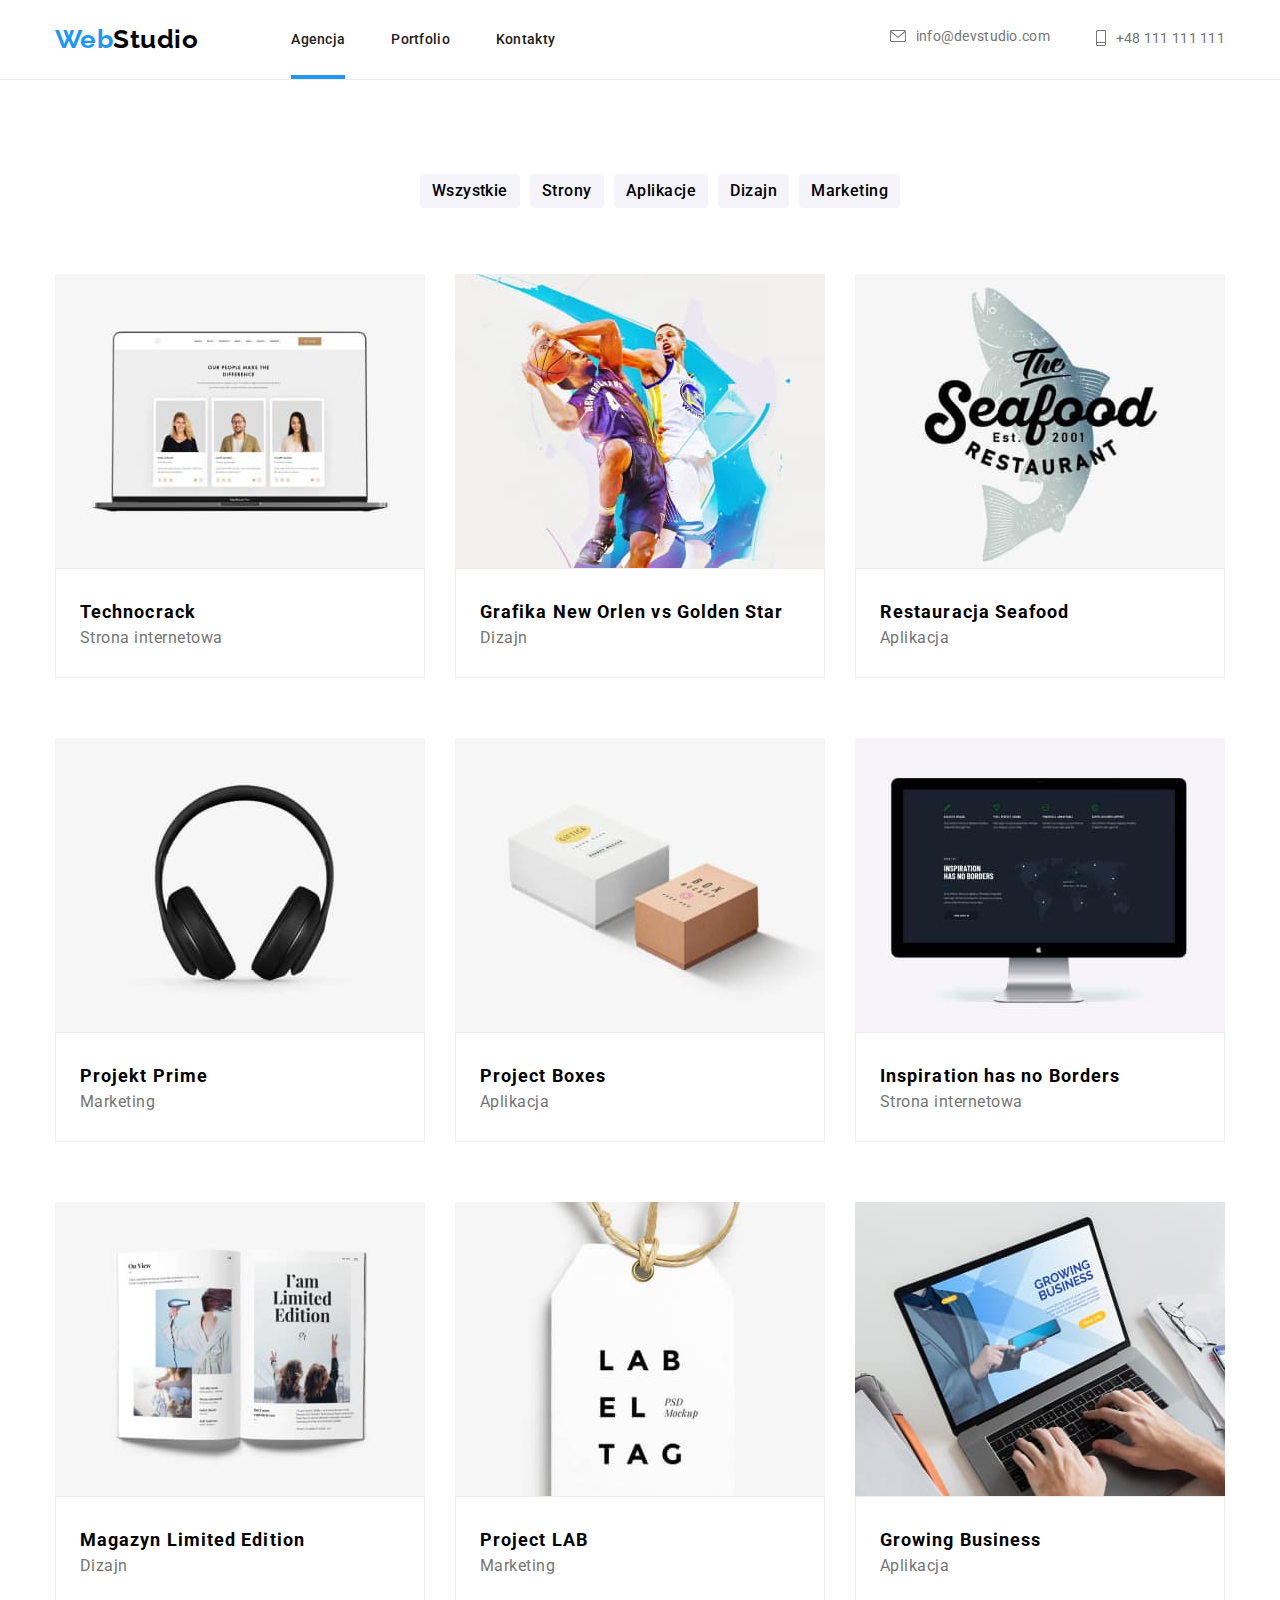
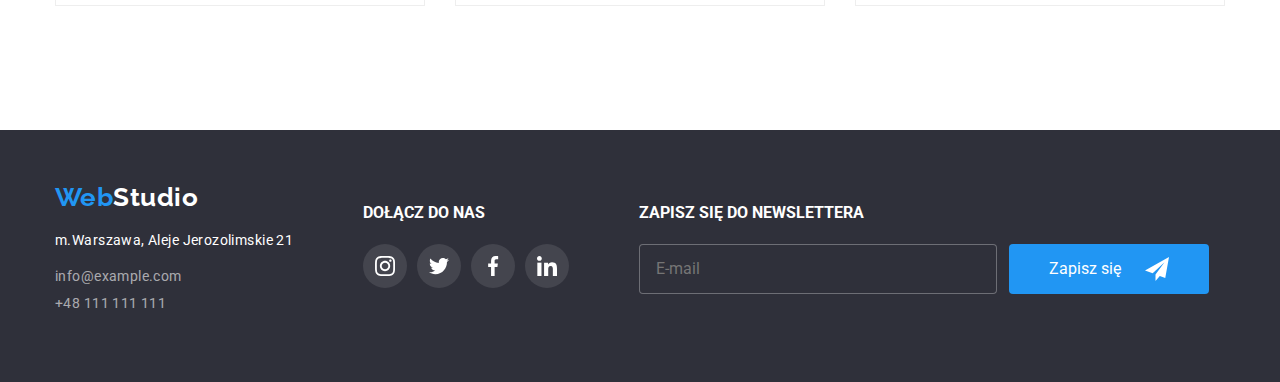
<file: portfolio.html>
<!DOCTYPE html>
<html lang="pl">
<head>
    <meta charset="UTF-8">
    <meta http-equiv="X-UA-Compatible" content="IE=edge">
    <meta name="viewport" content="width=device-width, initial-scale=1.0">
    <title>Portfolio</title>
    <link rel="stylesheet" href="https://cdnjs.cloudflare.com/ajax/libs/modern-normalize/1.0.0/modern-normalize.min.css"/>
    <link rel="stylesheet" href="./css/styles.css" />
    <!-- <link rel="stylesheet" href="./sass/main.min.css" /> -->
<link rel="preconnect" href="https://fonts.googleapis.com">
<link rel="preconnect" href="https://fonts.gstatic.com" crossorigin>
<link href="https://fonts.googleapis.com/css2?family=Raleway:wght@700&family=Roboto:wght@400;500;700;900&display=swap" rel="stylesheet">
</head>
<body>   
    <header>
        <section class="headcont">
            <div class="container">
                <div class="headdiv">
                    <div class="headdiv__div1">
                        <nav class="headdiv__nav1">
                            <a class="logoup nolink" href="./index.html">
                                <span class="logoup11">Web</span>
                                <span class="logoup12">Studio</span>
                            </a>
                            <ul>             
                                <li><a class="logoup2 nolink nolink-line" href="Agencja">Agencja</a></li>
                                <li><a class="logoup2 nolink" href="portfolio.html">Portfolio</a></li>
                                <li><a class="logoup2 nolink" href="kontakty">Kontakty</a></li>
                            </ul>
                        </nav>
                    </div>
                    <div class="headdiv__div2">
                        <nav class="headdiv__nav2">
                            <ul class="headdiv__nav2-list">
                                <li class="headdiv__nav2-listelement"><a class="logoup3 nolink" href="mailto:info@devstudio.com"><svg class="headdiv__nav2-svg" width="16" height="12"><use href="./images/icons.svg#icon-mail"></use></svg>info@devstudio.com</a></li>
                                <li class="headdiv__nav2-listelement"><a class="logoup3 nolink" href="tel:+48 111 111 111"><svg class="headdiv__nav2-svg" width="10" height="16"><use href="./images/icons.svg#icon-phone"></use></svg>+48 111 111 111</a></li>
                            </ul>
                        </nav>
                    </div>
                </div>
            </div>
        </section>
     </header>
     <main>
        <section>
            <div class="container">
                <div class="bsection">
                    <ul class="bsection__list">
                        <li><button class="bsection__list-btn" type="button">Wszystkie</button></li>
                        <li><button class="bsection__list-btn" type="button">Strony</button></li>
                        <li><button class="bsection__list-btn" type="button">Aplikacje</button></li>
                        <li><button class="bsection__list-btn" type="button">Dizajn</button></li>
                        <li><button class="bsection__list-btn" type="button">Marketing</button></li>
                    </ul>
                </div>
            </div>
        </section>
        <section>
            <div class="container">
                <div class="wrap">
                    <ul class="wrap__list">
                        <li class="wrap__list-element">
                            <div class="wrap__list-portimg">
                                <img src="images/imgP1.jpg" alt="1" width="370" height="294"/>
                                    <div class="wrap__list-overlay">
                                        <p class="wrap__list-overlay-p">
                                            Technocrack jest popularną platformą wykorzystywaną do 
                                            rozpowszechniania koronawirusa.
                                            Firmy wykorzystują tę platformę do 
                                            celów szpiegowskich i ataków na 
                                            niezabezpieczone serwery 
                                            konkurencji
                                        </p>
                                    </div>
                            </div>
                            <div class="wrap__list-wraptext">
                                <h3 class="wrap__list-wraptext-h3">Technocrack</h3>
                                <p class="wrap__list-wraptext-p">Strona internetowa</p>
                            </div>
                        </li>
                        <li class="wrap__list-element">
                            <div class="wrap__list-portimg">
                                <img src="images/imgP2.jpg" alt="2" width="370" height="294"/>
                                    <div class="wrap__list-overlay">
                                        <p class="wrap__list-overlay-p">
                                            Technocrack jest popularną platformą wykorzystywaną do 
                                            rozpowszechniania koronawirusa.
                                            Firmy wykorzystują tę platformę do 
                                            celów szpiegowskich i ataków na 
                                            niezabezpieczone serwery 
                                            konkurencji
                                        </p>
                                    </div>
                            </div>
                            <div class="wrap__list-wraptext">
                                <h3 class="wrap__list-wraptext-h3">Grafika New Orlen vs Golden Star</h3>
                                <p class="wrap__list-wraptext-p">Dizajn</p>
                            </div> 
                        </li>
                        <li class="wrap__list-element">
                            <div class="wrap__list-portimg">
                                <img src="images/imgP3.jpg" alt="3" width="370" height="294"/>
                                    <div class="wrap__list-overlay">
                                        <p class="wrap__list-overlay-p">
                                            Technocrack jest popularną platformą wykorzystywaną do 
                                            rozpowszechniania koronawirusa.
                                            Firmy wykorzystują tę platformę do 
                                            celów szpiegowskich i ataków na 
                                            niezabezpieczone serwery 
                                            konkurencji
                                        </p>
                                    </div>
                            </div>
                            <div class="wrap__list-wraptext">
                                <h3 class="wrap__list-wraptext-h3">Restauracja Seafood</h3>
                                <p class="wrap__list-wraptext-p">Aplikacja</p>
                            </div>
                        </li>
                        <li class="wrap__list-element">
                            <div class="wrap__list-portimg">
                                <img src="images/imgP4.jpg" alt="4" width="370" height="294"/>
                                    <div class="wrap__list-overlay">
                                        <p class="wrap__list-overlay-p">
                                            Technocrack jest popularną platformą wykorzystywaną do 
                                            rozpowszechniania koronawirusa.
                                            Firmy wykorzystują tę platformę do 
                                            celów szpiegowskich i ataków na 
                                            niezabezpieczone serwery 
                                            konkurencji
                                        </p>
                                    </div>
                            </div>
                            <div class="wrap__list-wraptext">
                                <h3 class="wrap__list-wraptext-h3">Projekt Prime</h3>
                                <p class="wrap__list-wraptext-p">Marketing</p>
                            </div>
                        </li>
                        <li class="wrap__list-element">
                            <div class="wrap__list-portimg">
                                <img src="images/imgP5.jpg" alt="5" width="370" height="294"/>
                                    <div class="wrap__list-overlay">
                                        <p class="wrap__list-overlay-p">
                                            Technocrack jest popularną platformą wykorzystywaną do 
                                            rozpowszechniania koronawirusa.
                                            Firmy wykorzystują tę platformę do 
                                            celów szpiegowskich i ataków na 
                                            niezabezpieczone serwery 
                                            konkurencji
                                        </p>
                                    </div>
                            </div>
                            <div class="wrap__list-wraptext">
                                <h3 class="wrap__list-wraptext-h3">Project Boxes</h3>
                                <p class="wrap__list-wraptext-p">Aplikacja</p>
                            </div>
                        </li>
                        <li class="wrap__list-element">
                            <div class="wrap__list-portimg">
                                <img src="images/imgP6.jpg" alt="6" width="370" height="294"/>
                                    <div class="wrap__list-overlay">
                                        <p class="wrap__list-overlay-p">
                                            Technocrack jest popularną platformą wykorzystywaną do 
                                            rozpowszechniania koronawirusa.
                                            Firmy wykorzystują tę platformę do 
                                            celów szpiegowskich i ataków na 
                                            niezabezpieczone serwery 
                                            konkurencji
                                        </p>
                                    </div>
                            </div>
                            <div class="wrap__list-wraptext">
                                <h3 class="wrap__list-wraptext-h3">Inspiration has no Borders</h3>
                                <p class="wrap__list-wraptext-p">Strona internetowa</p>
                            </div>
                        </li>
                        <li class="wrap__list-element">
                            <div class="wrap__list-portimg">
                                <img src="images/imgP7.jpg" alt="7" width="370" height="294"/>
                                    <div class="wrap__list-overlay">
                                        <p class="wrap__list-overlay-p">
                                            Technocrack jest popularną platformą wykorzystywaną do 
                                            rozpowszechniania koronawirusa.
                                            Firmy wykorzystują tę platformę do 
                                            celów szpiegowskich i ataków na 
                                            niezabezpieczone serwery 
                                            konkurencji
                                        </p>
                                    </div>
                            </div>
                            <div class="wrap__list-wraptext">
                                <h3 class="wrap__list-wraptext-h3">Magazyn Limited Edition</h3>
                                <p class="wrap__list-wraptext-p">Dizajn</p>
                            </div>
                        </li>
                        <li class="wrap__list-element">
                            <div class="wrap__list-portimg">
                                <img src="images/imgP8.jpg" alt="8" width="370" height="294"/>
                                    <div class="wrap__list-overlay">
                                        <p class="wrap__list-overlay-p">
                                            Technocrack jest popularną platformą wykorzystywaną do 
                                            rozpowszechniania koronawirusa.
                                            Firmy wykorzystują tę platformę do 
                                            celów szpiegowskich i ataków na 
                                            niezabezpieczone serwery 
                                            konkurencji
                                        </p>
                                    </div>
                            </div>
                            <div class="wrap__list-wraptext">
                                <h3 class="wrap__list-wraptext-h3">Project LAB</h3>
                                <p class="wrap__list-wraptext-p">Marketing</p>
                            </div>
                        </li>
                        <li class="wrap__list-element">
                            <div class="wrap__list-portimg">
                                <img src="images/imgP9.jpg" alt="9" width="370" height="294"/>
                                    <div class="wrap__list-overlay">
                                        <p class="wrap__list-overlay-p">
                                            Technocrack jest popularną platformą wykorzystywaną do 
                                            rozpowszechniania koronawirusa.
                                            Firmy wykorzystują tę platformę do 
                                            celów szpiegowskich i ataków na 
                                            niezabezpieczone serwery 
                                            konkurencji
                                        </p>
                                    </div>
                            </div>
                            <div class="wrap__list-wraptext">
                                <h3 class="wrap__list-wraptext-h3">Growing Business</h3>
                                <p class="wrap__list-wraptext-p">Aplikacja</p>
                            </div>
                        </li>
                    </ul>
                </div> 
            </div>
        </section>
     </main>
     <footer>
        <section class="footcont">
            <div class="container">
                <div class="footdiv">
                    <div class="footdiv__one">
                        <a class="logodown nolink" href="./index.html">
                            <span class="logodown11">Web</span>
                            <span class="logodown12">Studio</span>
                        </a>
                        <ul class="footdiv__one-list">
                            <li class="logodown2"><address><p class="downaddres nolink">m.Warszawa, Aleje Jerozolimskie 21</p></address></li>
                            <li class="logodown2"><a class="downkontakt nolink" href="mailto:info@example.com">info@example.com</a></li>
                            <li class="logodown2"><a class="downkontakt nolink" href="tel:+48 111 111 111">+48 111 111 111</a></li>
                        </ul>
                    </div>
                    <div class="footdiv__two">
                        <h4 class="footdiv__two-h4">dołącz do nas</h4>
                        <ul class="footdiv__two-list">
                            <li class="footdiv__two-listelement"><svg width="20" height="20"><use href="./images/icons.svg#icon-instagram2"></use></svg></li>
                            <li class="footdiv__two-listelement"><svg width="20" height="20"><use href="./images/icons.svg#icon-twitter2"></use></svg></li>
                            <li class="footdiv__two-listelement"><svg width="20" height="20"><use href="./images/icons.svg#icon-facebook2"></use></svg></li>
                            <li class="footdiv__two-listelement"><svg width="20" height="20"><use href="./images/icons.svg#icon-linkedin2"></use></svg></li>
                        </ul>
                    </div>
                    <div class="footdiv__thr">
                        <form class="footdiv__thr-form">
                            <h4 class="footdiv__thr-h4">zapisz się do newslettera</h4>
                            <fieldset class="footdiv__thr--form-fieldset">
                                <label class="footdiv__thr--form-label" for="name">zapisz się do newslettera</label>
                                <input class="footdiv__thr--form-input"
                                    type="text"
                                    placeholder="E-mail"
                                    id="name"
                                />
                                <button class="footdiv__thr--form-button">Zapisz się
                                    <svg class="footdiv__thr--form-btn-svg" width="24" height="24"><use href="./images/icons.svg#icon-icon-send"></use></svg>
                                </button>
                            </fieldset>
                        </form>
                    </div>
                </div>
            </div>
        </section>
     </footer>
</body>
</html>
</file>
<file: css/styles.css>
/* KOLORY  komponenty zasoby */
:root {
    --color1: rgba(175, 177, 184, 1);
    --color-blue: rgba(33, 150, 243, 1);
    --head-border: rgba(236, 236, 236, 1);
}


.container {
    margin: 0 auto;
    inline-size: 100%;
    max-inline-size: 1200px;
    padding: 0 15px;
}

                        /* HEADER  */


.nolink {
    /* komponenty */
    text-decoration: none;
    position: relative;
}
.nolink-line::after {
    /* komponenty */
    content:"";
    position: absolute;
    background-color: var(--color-blue);
    left: 0;
    width: 100%;
    height: 4px;
    bottom: -32px;

}
.headcont {
    /* background-color: aqua; */
    height: 80px;
    display: flex;
    align-items: center;
    border-bottom: solid 1px rgba(236, 236, 236, 1);
    
}
.headdiv {
    /* background-color: limegreen; */
    display: flex;
    justify-content: space-between;
    font-family: 'Roboto', sans-serif;
}

.headdiv ul {
    list-style: none;
    padding: 0;
    display: flex;
    gap: 46px;
    text-decoration: none;
}
/* .logohead {
    text-decoration: none;
}
.logoright {
    text-decoration: none;
} */

.headdiv__nav1 {
    /* modyfikator */
    display: flex;
    align-items: center;
    /* flex-direction: row; */
    /* align-items: baseline; */
    gap: 93px;
    
}
.headdiv__nav2 {
    /* modyfikator */
    /* background-color: darkslateblue; */
    
}
.headdiv__nav2-list {
    /* background-color: cornsilk; */
    /* display: flex; */
    justify-content: center;
    /* display: flex;
    display: inline-flex;
    justify-content: center;
    align-items: center; 
    margin-right: 10px; */
}
.headdiv__nav2-listelement {
    /* background-color: blue; */
    /* display: flex; */
    /* align-items: center; */
}
.headdiv__nav2-svg { 
    margin-right: 10px;
    fill: #757575;
    transition: 250ms;
    transition-timing-function: cubic-bezier(0.4, 0, 0.2, 1);
}
.headdiv__nav2-svg:hover{
    cursor: pointer; 
    fill: #2196F3;
    
}
.logoup {
    font-family: 'Raleway', sans-serif;
    font-size: 26px;
    font-weight: 700;
    letter-spacing: 0.03rem;
    display: flex;
}

.logoup11 {
    color: #2196F3;
}
.logoup12 {
    color: #000000;
}
.logoup2 {
    color: #212121;
    font-weight: 500;
    font-size: 14px;
    line-height: 0.875px;
    /* line-height: 16px; */
    letter-spacing: 0.02em;
    transition: 250ms;
    transition-timing-function: cubic-bezier(0.4, 0, 0.2, 1);
}
.logoup3 {
    /* background-color: darkgoldenrod; */
    color: #757575;
    font-size: 500;
    font-size: 14px;
    line-height: 0.875;
    /* line-height: 16px; */
    letter-spacing: 0.02em;
    display: flex;
    align-items: center;
    transition: 250ms;
    transition-timing-function: cubic-bezier(0.4, 0, 0.2, 1);
}
.logoup2:hover {
    color: #2196F3;
    
}
.logoup3:hover {
    color: #2196F3;
    /* transition: 250ms;
    transition-timing-function: cubic-bezier(0.4, 0, 0.2, 1); */
}
/* .nolink-mail { */
    /* display: flex; */

    /* background-color: darkseagreen; */
    /* gap: 30px; */
    /* position: relative; */
/* } */
/* .nolink-mail::after {
    background-color: darkred;
    width: 100%;
    height: 100%;
} */
/* .nolink-mail::before {
    content: url();
    position: absolute;
    width: 16px;
    height: 12px;
    background-image: url(/images/icons.svg#icon-envelope);
    fill:#000000;
    background-color: #757575;
} */


                        /* FOOTER  */



.footcont {
    height: 252px;
    background-color: #2F303A;
    display: flex;
    /* justify-content:left; */
    align-items: center;
}
.footdiv {
    font-family: 'Roboto', sans-serif;
    /* background-color: blueviolet; */
    display: flex;
    gap: 70px;
    

}

.footdiv__one {
    /* background-color: blanchedalmond; */
}
.logodown {
    font-family: 'Raleway', sans-serif;
    font-size: 26px;
    font-weight: 700;
    letter-spacing: 0.03rem;
    display: flex;
}

.logodown11 {
    color: #2196F3;
}
.logodown12 {
    color: #ffffff;
}
.footdiv__one-list {
    list-style: none;
    text-decoration: none;
    padding: 0;
}

.downaddres {
    color: #ffffff;
    font-style: normal;
    font-size: 14px;
    line-height: 1.71;
    /* line-height: 24px; */
    letter-spacing: 0.03em;

}
.downkontakt {
    color: rgba(255, 255, 255, 0.6);
    font-size: 14px;
    line-height: 0.583;
    /* line-height: 24px; */
    letter-spacing: 0.03em;

}
.logodown2 {
    transition: 250ms;
    transition-timing-function: cubic-bezier(0.4, 0, 0.2, 1);
    margin-top: 9px;
}
.logodown2:hover {
    color: #2196F3;

}


.footdiv__two {
    /* background-color: coral; */
}
.footdiv__two-h4 {
    text-transform: uppercase;
    color: #ffffff;
}
.footdiv__two-list {
    list-style: none;
    padding: 0;
    display: flex;
    gap: 10px;
}
.footdiv__two-listelement {
    width: 44px;
    height: 44px;
    display: flex;
    justify-content: center;   
    align-items: center; 
    /* padding: 14px; */
    /* border: 1px solid red; */
    border-radius: 50%;
    background-color: rgba(255, 255, 255, 0.1);
    transition: 250ms;
    transition-timing-function: cubic-bezier(0.4, 0, 0.2, 1);
}
.footdiv__two-listelement:hover {
    background-color: #2196F3;
    
}

/* .footdivtwo svg {
    
}
.footdown li {} */


.footdiv__thr {
    /* background-color: burlywood; */
    display: flex;
    /* align-items: center; */
}

.footdiv__thr-form {
    /* background-color: cyan; */
}
.footdiv__thr-h4 {
    text-transform: uppercase;
    color: #ffffff;
}
.footdiv__thr--form-fieldset {
    /* background-color: gold; */
    display: flex;
    margin: 0;
    padding: 0;
    border: 0;
    /* justify-content: center; */
    /* align-items: center; */
    /* flex-wrap: wrap; */
    /* flex-direction: column; */
    /* height: 100%; */


}
.footdiv__thr--form-label {
    background-color: hotpink;
    text-transform: uppercase;
    color: #ffffff;
    /* font-family: 'Roboto', sans-serif; */
    font-family:inherit;
    /* margin-bottom: 20px; */
        /* display: flex;
    flex-direction: column; */   
    /* margin-top: 40px; */
    /* position: absolute;
    top: 300px; */
    display: none;
}



.footdiv__thr--form-input {
    /* margin-top: 20px; */
    width: 358px;
    height: 50px;
    border-radius: 4px;
    border: solid 1px rgba(255, 255, 255, 0.3);
    /* border-color: aqua; */
    background-color: #2F303A;
    color: #ffffff;
    padding-left: 16px;
}

.footdiv__thr--form-button {
    width: 200px;
    height: 50px;
    background-color: rgba(33, 150, 243, 1);
    color: rgba(255, 255, 255, 1);
    font-weight: 700px;
    font-size: 16px;
    line-height: 0.53;
    border-radius: 4px;
    border: 0;
    margin-left: 12px;
    /* position: relative; */
    display: flex;
    /* justify-content:space-around; */
    align-items: center;
    justify-content: center;
    cursor: pointer;

}
.footdiv__thr--form-btn-svg {
    fill: #ffffff;
    margin-left: 24px;
}



                        /* MAIN  */

                        /* SEKCJA 1 */

.sec1 {
    /* background-color: dimgray; */
    background: #2F303A;
    background-image: url(./../images/imgback.jpg);
    background-size: cover;
    background-repeat: no-repeat;
    /* background-color: rgba(47, 48, 58, 1); */
    height: 600px;
    display: flex;
    align-items: center;
    justify-content: center;
}


.sec1__div  {
    font-family: 'Roboto', sans-serif;
    text-align: center;
    align-items: center;
}


                        /* DIVBOX  */



.sec1__divbox {
    /* align-items: center; */
    /* font-family: 'Roboto', sans-serif; */
    /* max-width: 696px; */
}
.sec1__divbox-h1 {

    text-transform: uppercase;
    letter-spacing: 0.25rem;
    /* line-height: 60px; */
    font-size: 44px;
    line-height: 1.36;
    color: #FFFFFF; 
    margin: 0 auto 30px auto;
    max-inline-size: 696px;
}
.sec1__divbox-button {
    font-size: 16px;
    font-weight: 700;
    color:#FFFFFF;
    background-color: #2196F3;
    cursor: pointer;
    padding: 10px 41px;
    border-radius: 4px;  
    border: none;
    letter-spacing: 0.03em;
    font-family: inherit;
    line-height:1.875;
}



                /* end of DIVBOX  */



             /* MODAL  */
             /* modal construction  */
.backdrop {
    position: fixed;
    left: 0;
    top: 0;
    width: 100%;
    height: 100%;
    background-color: rgba(0 0 0/ .2 );
    transition: transform 0.25s;
    display: flex;

}
.is-hidden {
    /* display: none; */
    transform: translateX(-100%);
}
            /* end modal construction  */



.sec1__modal-div {
    font-family: 'Roboto', sans-serif;
    width: 528px;
    height: 581px;
    border-radius: 4px;
    background-color: #ffffff;
    margin: auto;
    position: relative;

}
.sec1__modal-btn-close {
    cursor: pointer;
    width: 30px;
    height: 30px;
    border-radius: 50%;
    background-color: #ffffff;
    border-color: rgba(0, 0, 0, 0.1);
    position: absolute;
    right: 8px;
    top: 8px;
    
}

.sec1__modal-head {
    /* background-color: burlywood; */
    margin-top: 40px;
    display: flex;
    justify-content: center;
}
.sec1__modal-head-h2 {
    font-size: 20px;
    line-height: 0.85;
    color: rgba(33, 33, 33, 1);
    font-family: inherit;
    margin-bottom: 30px;
}


.sec1__modal-fieldset1 {
    /* background-color: chocolate; */
    /* border-color: var(--color-blue); */
    border-color: rgba(33, 33, 33, 0.2);
    border-radius: 4px;
    margin: 0;
    padding: 0;
    width: 448px;
    height: 40px;
    display: flex;
    align-items: center;
    position: relative;
    margin-bottom: 28px;
    
}
.sec1__modal-label1 {
    /* background-color: darkorange; */
    position: absolute;
    top: -16px;
    font-size: 12px;
    color: 
    rgba(117, 117, 117, 1);
    font-family: inherit;
    font-size: 12px;
    line-height: 0.85;
}
.sec1__modal-svg1 {
    margin-left: 15px;
}
.sec1__modal-input1 {
    margin-left: 15px;
    width: 380px;
    height: 16px;
    /* background-color: cadetblue; */
    /* border-radius: 4px; */
    /* border-color: goldenrod; */
    border: 0;
    color: rgba(117, 117, 117, 1);
}





.sec1__modal-fieldset2 {
    /* background-color: rgb(30, 57, 210); */
    /* border-color: var(--color-blue); */
    border-color: rgba(33, 33, 33, 0.2);
    border-radius: 4px;
    margin: 0;
    padding: 0;
    width: 448px;
    height: 120px;
    display: flex;
    align-items: center;
    position: relative;
}

.sec1__modal-input2 {
    font-size: 12px;
    width: 416px;
    height: 96px;
    margin-left: 15px;
    border: 0;
    /* width: 150px;
    height: 16px; */
    /* border-radius: 4px; */
    /* border-color: goldenrod; */
}
.sec1__modal-input2::placeholder {
    color: rgba(117, 117, 117, 0.5);
    position: absolute;
}





                    /* modal 3 checkbox  */







.sec1__modal-fieldset3 {
    /* background-color: blueviolet; */
    border: 0;
    /* display: flex; */
    /* justify-content: center; */
    /* text-align: center; */
    /* align-items: baseline; */
}

.sec1__modal-label3 {
    /* background-color: firebrick; */
    /* display: none; */
    display: flex;
    /* flex-direction: row; */
    justify-content: center;
    /* text-align: center; */
    align-items: baseline;
}

.sec1__modal-input3 {
    width: 16px;
    height: 15px;
    border-radius: 2px;
    /* box-sizing: border-box; */
    /* background-color: #212121; */
    background: rgba(33, 33, 33, 1);
    border: 1px solid #212121;
    fill: #ffffff;
    /* cursor: pointer; */
    /* display: none; */
    position: absolute;
    opacity: 0;
}

.sec1__modal-checkbox-bg {
    /* background: #ffffff; */
    cursor: pointer;
    fill: #ffffff;
    display: flex;
    width: 16px;
    height: 15px;
    border-radius: 2px;
    border: 1px solid #212121;
    /* border: 1px solid #212121; */
    /* display: none; */
    /* background-color: chartreuse; */

    /* width: 16px;
    height: 15px;
    border-radius: 2px;
    background: rgba(33, 33, 33, 1);
    border: 1px solid #212121;
    fill: #ffffff;
    cursor: pointer; */
}
.sec1__modal-input3 + .sec1__modal-checkbox-bg {
    
    /* position:absolute;
    width: 16px;
    height: 15px;
    left: 70px;
    bottom: 120px; */
    /* background-color: chartreuse; */
}
.sec1__modal-input3:checked + .sec1__modal-checkbox-bg {
    /* display: inline; */
    width: 16px;
    height: 15px;
    fill: #ffffff;
    background-color: #2196F3;
    border: 0;
    
}
.sec1__modal-svg3 {
    /* fill: crimson; */

}

/* .sec1__modal-input3::after {
    content: url(/images/icons.svg#icon-checkvalid);
    fill: #000000;
    background-color: #abcdef;
    width: 16px;
    height: 15px;
    border: 1px solid red;
} */
/* .sec1__modal-input3:checked {
    background-image: url(./../images/icons.svg#checkvalid);
    background-color: brown;
} */
/* .sec1__modal-input3 + .sec1__modal-svg3 {
    cursor: pointer;
    border: 1px solid #212121;
    fill: #ffffff;
    width: 16px;
    height: 15px;
    border-radius: 2px;
} */







/* .sec1__modal-input3:checked + .sec1__modal-svg3 {
    
    background-color: #2196F3;
    border: none;
} */


/* .sec1__modal-svg3 {
    border: 1px solid #212121;
    border-radius: 2px;
    background-color: #ffffff;
    fill: none;
    cursor: pointer;
    transition: 250ms;
    transition-timing-function: cubic-bezier(0.4, 0, 0.2, 1);

} */

/* .sec1__modal-svg3:checked {
    background-color: #2196F3;
    fill: #ffffff;
    border: none;
} */





                /* end of modal 3 checkbox  */
 





.sec1__modal-p3 {
    /* background-color: burlywood; */
    margin: 20px 0 30px 9px;
    /* margin-left: 9px;
    margin-top: 20px; */
    font-size: 14px;
    color: rgba(117, 117, 117, 1);
    font-family: 'Roboto', sans-serif;
    font-size: 14px;
    line-height: 0.58;

}
.sec1__modal-link{
    color: rgba(33, 150, 243, 1);
    font-family: inherit;
    
}
.sec1__modal-fieldset4 {
    border: 0;
}
.sec1__modal-fieldset4-btn {
    width: 200px;
    height: 50px;
    /* margin-bottom: 40px; */
    border: none;
    border-radius: 4px;
    font-family: inherit;
    font-weight: 700;
    font-size: 16px;
    line-height: 0.53;
    background-color: rgba(33, 150, 243, 1);
    color: #ffffff;
    box-shadow: 0px 4px 4px rgba(0, 0, 0, 0.15);
    cursor: pointer;
}



/* .fieldset-thr-btn:hover {
    transition: 250ms;
    transition-timing-function: cubic-bezier(0.4, 0, 0.2, 1);
} */



/* .thr-input-svg2:hover {
    background-color: #2196F3;
    fill: #ffffff;
    border: none;
} */






                        /* SEKCJA 2 */






.sec2 {
    /* background-color: beige; */
    display: flex;
    justify-content: center;
    align-items: center;
    margin-top: 94px;
    /* margin-bottom: 94px; */
}
.sec2__div {
    font-family: 'Roboto', sans-serif;
    /* display: block; */
    
}
.sec2__div-h2 {
    display: none;

}
.sec2__div-list {
    /* background-color: #486548; */
    list-style: none;
    display: flex;
    padding: 0;
    gap: 30px;
}

.sec2__box {
    /* background-color: #254721; */
    display: flex;
    justify-content: center;
    align-items: center;
    width: 270px;
    height: 120px;
    background: #F5F4FA;
    border-radius: 4px;
}
.sec2__box-h3 {
    color: #212121;
    font-size:14px;
    line-height: 0.875;
    /* line-height: 16px; */
    letter-spacing: 0.03em;
    text-transform: uppercase;
    /* margin-block-end: 10px; */
}
.sec2__box-p {
    color: #757575;
    font-size: 14px;
    letter-spacing: 0.03em;

}






                        /* SEKCJA 3 */



.sec3 {
    margin-top: 94px;
    /* background-color:darkgrey; */
    display: flex;
    justify-content: center;
}
.sec3__div {
    /* background-color: gold; */
    font-family: 'Roboto', sans-serif;
    text-align: center;
}
.sec3__div-h2 {
    font-size: 36px;
    /* line-height: 42px; */
    line-height: 0.857;
    letter-spacing: 0.03em;
    margin-block-end: 50px;
}
.sec3__div-list {
    list-style: none;
    display: flex;
    justify-content: center;
    gap: 30px;
    padding: 0;
    margin-bottom: 94px;
}
.sec3__div-img {
    position: relative;
}
.sec3__divfoot {
    /* background-color: darksalmon; */
    background-color: rgba(47, 48, 58, 0.8);
    width: 370px;
    height: 70px;
    position: absolute;
    /* z-index: 1; */
    top: 1455px;
    display: flex;
    align-items: center;
    justify-content: center;
}
.sec3__divfoot-h3 {
    color: rgba(255, 255, 255, 1);
    text-transform: uppercase;
    font-size: 14px;
    line-height: 0.85;
}




                        /* SEKCJA 4 */



.sec4 {
    /* background-color: blanchedalmond; */
    background: #F5F4FA;
    display: flex;
    justify-content: center;
    align-items: center;
    height: 648px;
}

.sec4__teamdiv {
    /* margin-block: 94px; */
    /* background-color: rgb(121, 45, 45); */
    font-family: 'Roboto', sans-serif;
}
.sec4__teamdiv-h2 {
    text-align: center;
    font-size: 36px;
    line-height: 0.857;
    /* line-height: 42px; */
    letter-spacing: 0.03em;
    margin-block-end: 50px;
}

.sec4__teamdiv-list {
    gap: 30px;
    list-style: none;
    display: flex;
    justify-content: center;
    padding: 0;
}

.sec4__teamdiv-listelement{
    box-shadow: 0px 1px 3px rgba(0, 0, 0, 0.12), 0px 1px 1px rgba(0, 0, 0, 0.14), 0px 2px 1px rgba(0, 0, 0, 0.2);
    border-radius: 0px 0px 4px 4px;
    background-color: #ffffff;
    text-align: center;
}

.sec4__teamdiv-h3 {
    font-size: 16px;
    line-height: 0.842;
    /* line-height: 19px; */
    letter-spacing: 0.03em;
    padding-top: 30px;
    padding-bottom: 10px;
}
.sec4__teamdiv-p {
    font-size: 16px;
    line-height: 0.842;
    /* line-height: 19px; */
    letter-spacing: 0.03em;
    color:#757575;
    padding-bottom: 16px;
}

.sec4__teamlist {
    /* background-color: cadetblue; */
    margin-bottom: 30px; 
    gap: 10px;
    list-style: none;
    display: flex;
    justify-content: center;
    padding: 0;
}
.sec4__teamlist-element {
    /* border: 1px solid rgb(152, 146, 158); */
    /* background-color: crimson; */
    border-radius: 50%;
    width: 44px;
    height: 44px;
    display: flex;
    justify-content: center;
    align-items: center;
    /* padding: 14px; */
    box-shadow: none;
    fill: #AFB1B8;
    transition: 250ms;
    transition-timing-function: cubic-bezier(0.4, 0, 0.2, 1);
    }
.sec4__teamlist-element:hover {
    background-color: #2196F3;
    fill: #ffffff;
    
}
/* .sec4__teamlist-svg:hover {
    fill: #ffffff;
}  */
/* .sec4__teamlist-svg {
    fill: #AFB1B8;
} */
/* .teamdivsvg svg:hover {
    fill: #FFFFFF;
    fill: blueviolet;
} */










                        /* SEKCJA 5 */
.sec5 {
    /* background-color: aquamarine; */
    font-family: 'Roboto', sans-serif;
    /* height: 350px; */
    display: flex;
    justify-content: center;
    align-items: center;
}
.sec5__div {
    /* background-color: azure; */
    text-align: center;
    margin: 94px 0;
}
.sec5__div-h2 {
    font-size: 36px;
}
.sec5__div-list {
    /* background-color: bisque; */
    list-style: none;
    padding: 0;
    display: flex;
    justify-content: space-between;
}
.sec5__list-element {
    border:1px solid #AFB1B8;
    fill: #AFB1B8;
    transition: 250ms;
    transition-timing-function: cubic-bezier(0.4, 0, 0.2, 1);
}
.sec5__list-element:hover {
    border: solid 1px #2196F3;
    fill: var(--color-blue);
    /* fill: #2196f3; */
   

}





                            /* PORTFOLIO  */


                            /* SEKCJA 1  */


/* .booooo
.opppp
.ppppppppppp
.lllllllll */


.bsection {
    font-family: 'Roboto', sans-serif;

}
.bsection__list {
    display: flex;
    justify-content: center;
    gap: 10px;
    list-style: none;
    /* padding-block-start: 80px;
    padding-block-end: 20px; */
    margin-top: 94px;
    margin-bottom: 50px;
}
.bsection__list-btn {
    font-weight: 500;
    cursor: pointer;
    background-color: #F5F4FA;
    padding: 12px;
    border-radius: 4px;  
    border: none;
    letter-spacing: 0.03em;
    font-family: inherit;
    font-size: 16px;
    line-height: 0.615;
    /* line-height: 26px; */
    transition: 250ms;
    transition-timing-function: cubic-bezier(0.4, 0, 0.2, 1);
}
.bsection__list-btn:hover {
    
    background-color: #2196F3;
    color: #FFFFFF;
}
.bsection__list-btn:focus {
    box-shadow: 0px 3px 1px rgba(0, 0, 0, 0.1), 0px 1px 2px rgba(0, 0, 0, 0.08), 0px 2px 2px rgba(0, 0, 0, 0.12);
}



                                /* SEKCJA 2  */
.wrap {
    /* background-color: antiquewhite; */
    display: flex;
    font-family: 'Roboto', sans-serif;
}
.wrap__list {
    display: flex;
    flex-wrap: wrap;
    margin-bottom: 94px;
    list-style: none;
    padding: 0;
    gap: 30px;
}
.wrap__list-element {
    flex-basis: calc(100%/3);
    margin-bottom: 30px;
    max-width: 370px;        

}
.wrap__list-element:hover {
    box-shadow: 0px 1px 1px rgba(0, 0, 0, 0.12), 0px 4px 4px rgba(0, 0, 0, 0.06), 1px 4px 6px rgba(0, 0, 0, 0.16);
}
.wrap__list-portimg {
    position: relative;
    width: 370px;
    height: 294px;
    overflow: hidden;
}
.wrap__list-portimg:hover .wrap__list-overlay {
    transform: translatey(0);
    background-color: rgba(33, 150, 243, 0.9);
    /* background-color: blueviolet; */
}                     
.wrap__list-wraptext {
    background-color: #ffffff;
    border: 1px solid #EEEEEE;
    width: 370px;
    height: 110px;
    padding: 20px 24px 20px 24px;
}
.wrap__list-wraptext-h3 {
    /* margin-inline-start: 30px; */
    font-size: 18px;
    /* line-height: 36px; */
    line-height: 0.5;
    letter-spacing: 0.06em;
    /* margin-bottom: 4px; */
}
.wrap__list-wraptext-p {
    /* margin-inline-start: 30px; */
    color: #757575;
    font-size: 16px;
    line-height: 0.533;
    /* line-height: 30px; */
    letter-spacing: 0.03em;
}

.wrap__list-overlay {
    position: absolute;
  top: 0;
  left: 0;
  /* width: 370px;
  height: 294px; */
  padding: 49px 45px 49px 24px;

  transform: translatey(100%);
  /* transition: transform 5s ease; */
  transition: 250ms;
  transition-timing-function: cubic-bezier(0.4, 0, 0.2, 1);
}
.wrap__list-overlay-p {
    font-size: 18px;
    font-family: 'Roboto', sans-serif;
    line-height: 1.55;
    color: #ffffff;
    margin:auto;
    

}
</file>
